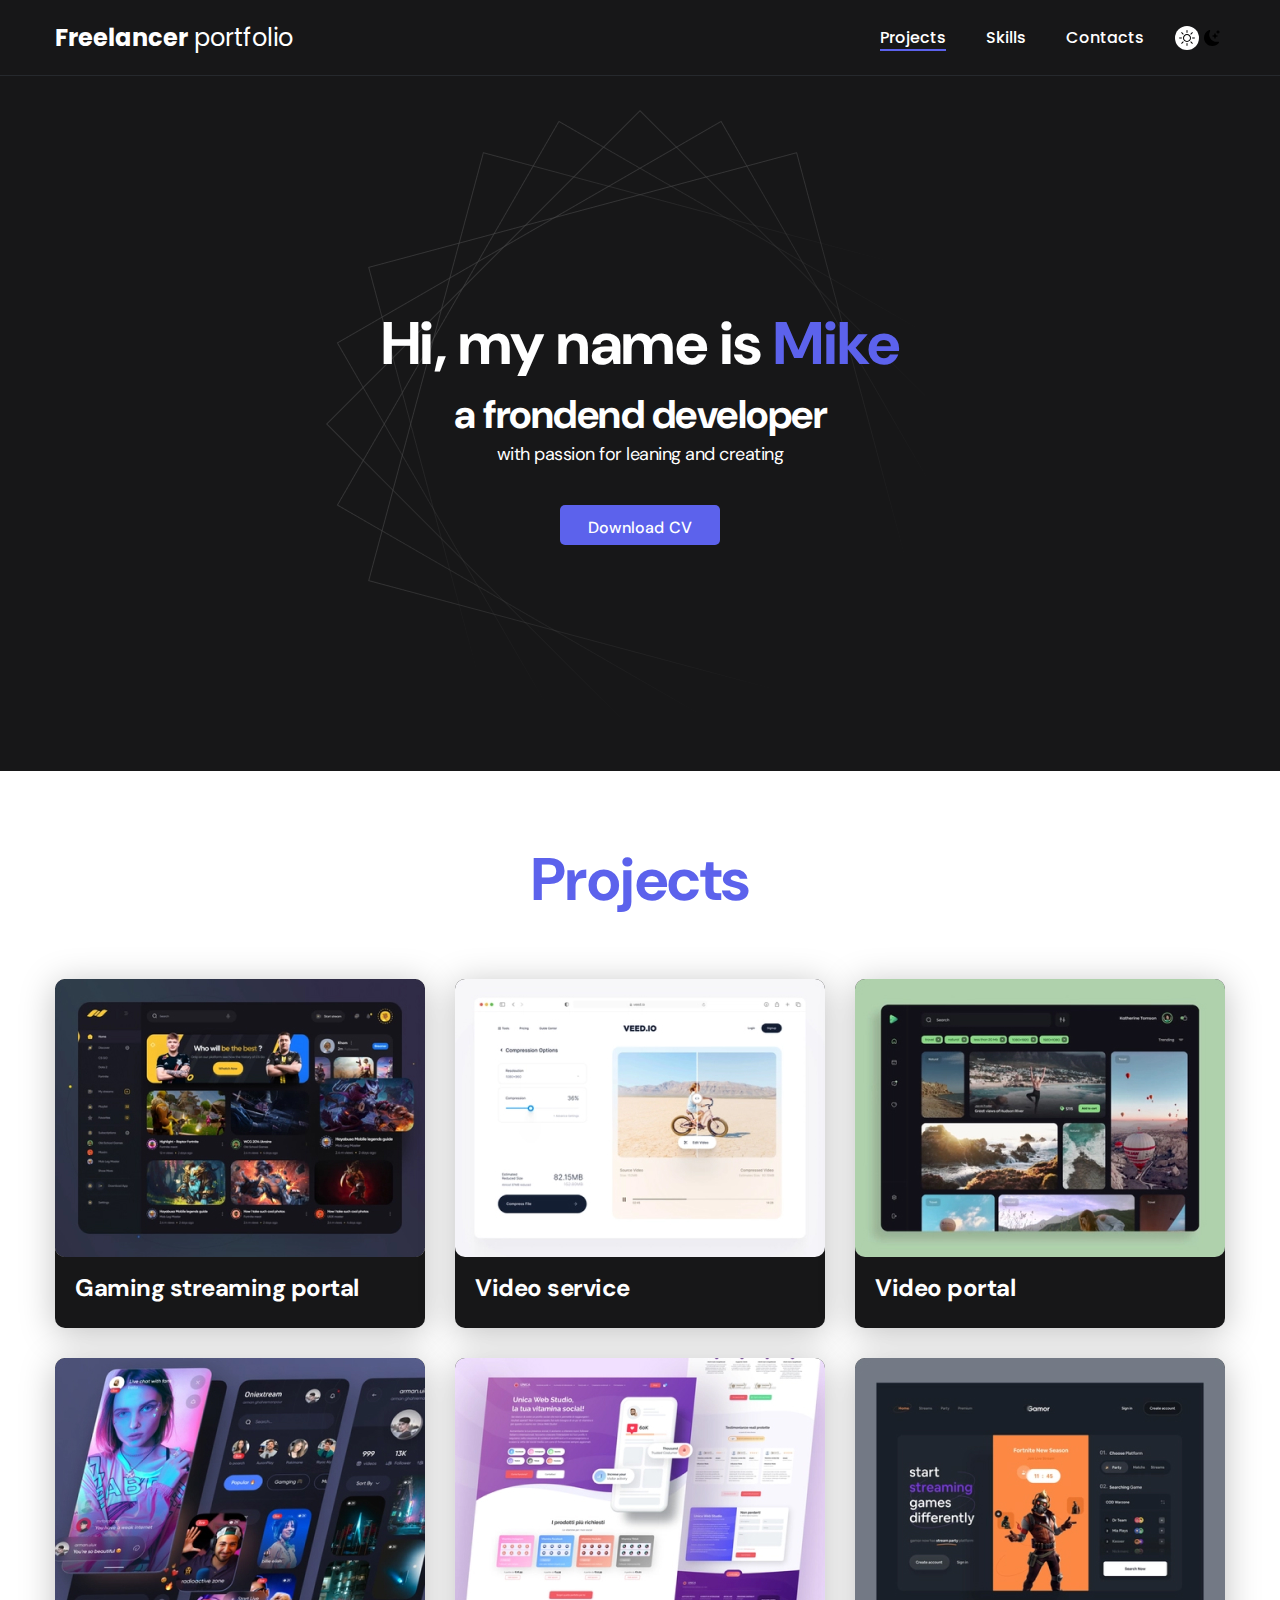
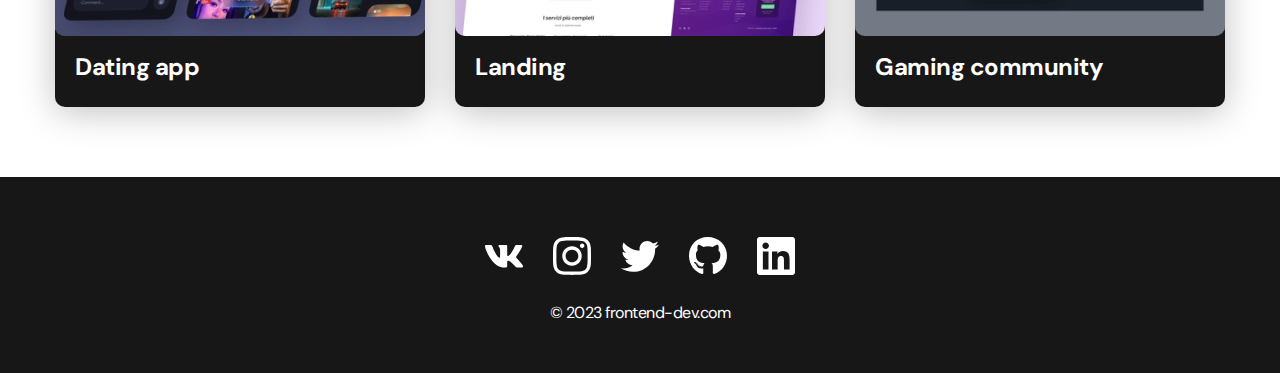
<file: index.html>
<!DOCTYPE html>
<html lang="en">
<head>
    <meta charset="UTF-8">
    <meta http-equiv="X-UA-Compatible" content="IE=edge">
    <meta name="viewport" content="width=device-width, initial-scale=1.0">
    <title>Freelancer portfolio</title>
    <link rel="stylesheet" href="./css/main.css">
</head>
<body>
    <nav class="nav">
        <div class="container">
            <div class="nav-row">
                <a href="./index.html" class="logo"><strong>Freelancer</strong> portfolio</a>
                
            <button class="dark-mode-btn">
                <img src="./img/icons/sun.svg" alt="Light mode" class="dark-mode-btn_icon">
                <img src="./img/icons/moon.svg" alt="Dark mode" class="dark-mode-btn_icon">
            <button>
                <ul class="nav-list">
                   <li class="nav-list__item"><a href="./index.html" class="nav-list__link nav-list__link--active">Projects</a></li>
                   <li class="nav-list__item"><a href="./skills.html" class="nav-list__link">Skills</a></li>
                   <li class="nav-list__item"><a href="./contacts.html" class="nav-list__link">Contacts</a></li>
                </ul>
            </div>
        </div>
    </nav>

    <header class="header">
            <div class="header__wrapper">
                <h1 class="header__title">
                    <strong>Hi, my name is <em>Mike</em></strong><br>
                    a frondend developer 
                </h1>
                <div class="header__text">
                    <p>with passion for leaning and creating</p>
                </div>
                <a href="#!" class="btn">Download CV</a>
            </div>
    </header>

    <main class="section">
        <div class="container">
            <h2 class="title-1">Projects</h2>
            <ul class="projects">
                <li class="project">
                    <a href="project-page1.html" class="project-page1.html">
                        <img src="./img/projects/01.jpg" alt="Project img" class="project__img">
                        <h3 class="project__title">Gaming streaming portal</h3>
                    </a>
                </li>
                <li class="project">
                    <a href="" class="project-page2.html">
                        <img src="./img/projects/02.jpg" alt="Project img" class="project__img">
                        <h3 class="project__title">Video service</h3>
                    </a>
                </li>
                <li class="project">
                    <a href="" class="project-page3.html">
                        <img src="./img/projects/03.jpg" alt="Project img" class="project__img">
                        <h3 class="project__title">Video portal</h3>
                    </a>
                </li>
                <li class="project">
                    <a href="" class="project-page4.html">
                        <img src="./img/projects/04.jpg" alt="Project img" class="project__img">
                        <h3 class="project__title">Dating app</h3>
                    </a>
                </li>
                <li class="project">
                    <a href="" class="project-page4.html">
                        <img src="./img/projects/05.jpg" alt="Project img" class="project__img">
                        <h3 class="project__title">Landing</h3>
                    </a>
                </li>
                <li class="project">
                    <a href="" class="project-page4.html">
                        <img src="./img/projects/06.jpg" alt="Project img" class="project__img">
                        <h3 class="project__title">Gaming community</h3>
                    </a>
                </li>
            </ul>
        </div>
    </main>

    <footer class="footer">
        <div class="container">
            <div class="footer__wrapper">
                <ul class="social">
                    <li class="social__item"><a href="#!"><img src="./img/icons/vk.svg" alt="link"></a></li>
                    <li class="social__item"><a href="#!"><img src="./img/icons/instagram.svg" alt="link"></a></li>
                    <li class="social__item"><a href="#!"><img src="./img/icons/twitter.svg" alt="link"></a></li>
                    <li class="social__item"><a href="#!"><img src="./img/icons/gitHub.svg" alt="link"></a></li>
                    <li class="social__item"><a href="#!"><img src="./img/icons/linkedIn.svg" alt="link"></a></li>
                </ul>
                <div class="copyright">
                    <p>© 2023 frontend-dev.com</p>
                </div>
            </div>
        </div>
    </footer>

    <script src="./js/main.js"></script>
</body>
</html>
</file>
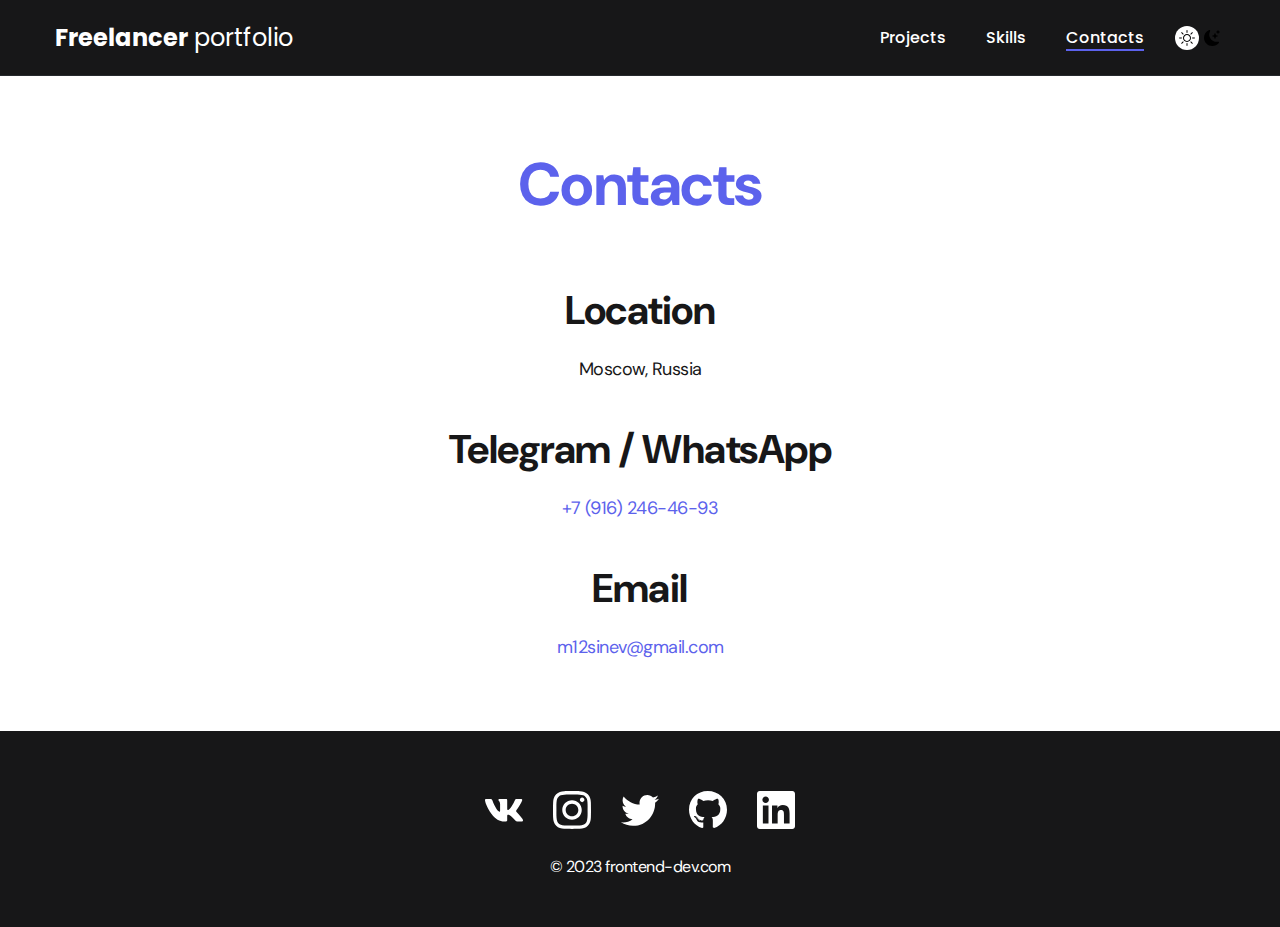
<file: contacts.html>
<!DOCTYPE html>
<html lang="en">
<head>
    <meta charset="UTF-8">
    <meta http-equiv="X-UA-Compatible" content="IE=edge">
    <meta name="viewport" content="width=device-width, initial-scale=1.0">
    <title>Freelancer portfolio</title>
    <link rel="stylesheet" href="./css/main.css">
</head>
<body>
    <nav class="nav">
        <div class="container">
            <div class="nav-row">
                <a href="./index.html" class="logo"><strong>Freelancer</strong> portfolio</a>

                <button class="dark-mode-btn">
                    <img src="./img/icons/sun.svg" alt="Light mode" class="dark-mode-btn_icon">
                    <img src="./img/icons/moon.svg" alt="Dark mode" class="dark-mode-btn_icon">
                <button>

                <ul class="nav-list">
                   <li class="nav-list__item"><a href="./index.html" class="nav-list__link">Projects</a></li>
                   <li class="nav-list__item"><a href="./skills.html" class="nav-list__link">Skills</a></li>
                   <li class="nav-list__item"><a href="./contacts.html" class="nav-list__link nav-list__link--active">Contacts</a></li>
                </ul>
            </div>
        </div>
    </nav>



    <main class="section">
        <div class="container">
                <h1 class="title-1">Contacts</h1>
                <ul class="content-list">
                    <li class="content-list__item">
                        <h2 class="title-2"> Location </h2>
                        <p>Moscow, Russia</p>
                    </li>
                    <li class="content-list__item">
                        <h2 class="title-2">Telegram / WhatsApp</h2>
                        <p><a href="tel:+79162464693">+7 (916) 246-46-93</a></p>
                    </li>
                    <li class="content-list__item">
                        <h2 class="title-2">Email</h2>
                        <p><a href="mailto:m12sinev@gmail.com">m12sinev@gmail.com</a></p>
                    </li>
                </ul>

        </div>
    </main>

    <footer class="footer">
        <div class="container">
            <div class="footer__wrapper">
                <ul class="social">
                    <li class="social__item"><a href="#!"><img src="./img/icons/vk.svg" alt="link"></a></li>
                    <li class="social__item"><a href="#!"><img src="./img/icons/instagram.svg" alt="link"></a></li>
                    <li class="social__item"><a href="#!"><img src="./img/icons/twitter.svg" alt="link"></a></li>
                    <li class="social__item"><a href="#!"><img src="./img/icons/gitHub.svg" alt="link"></a></li>
                    <li class="social__item"><a href="#!"><img src="./img/icons/linkedIn.svg" alt="link"></a></li>
                </ul>
                <div class="copyright">
                    <p>© 2023 frontend-dev.com</p>
                </div>
            </div>
        </div>
    </footer>

    <script src="./js/main.js"></script>

</body>
</html>
</file>
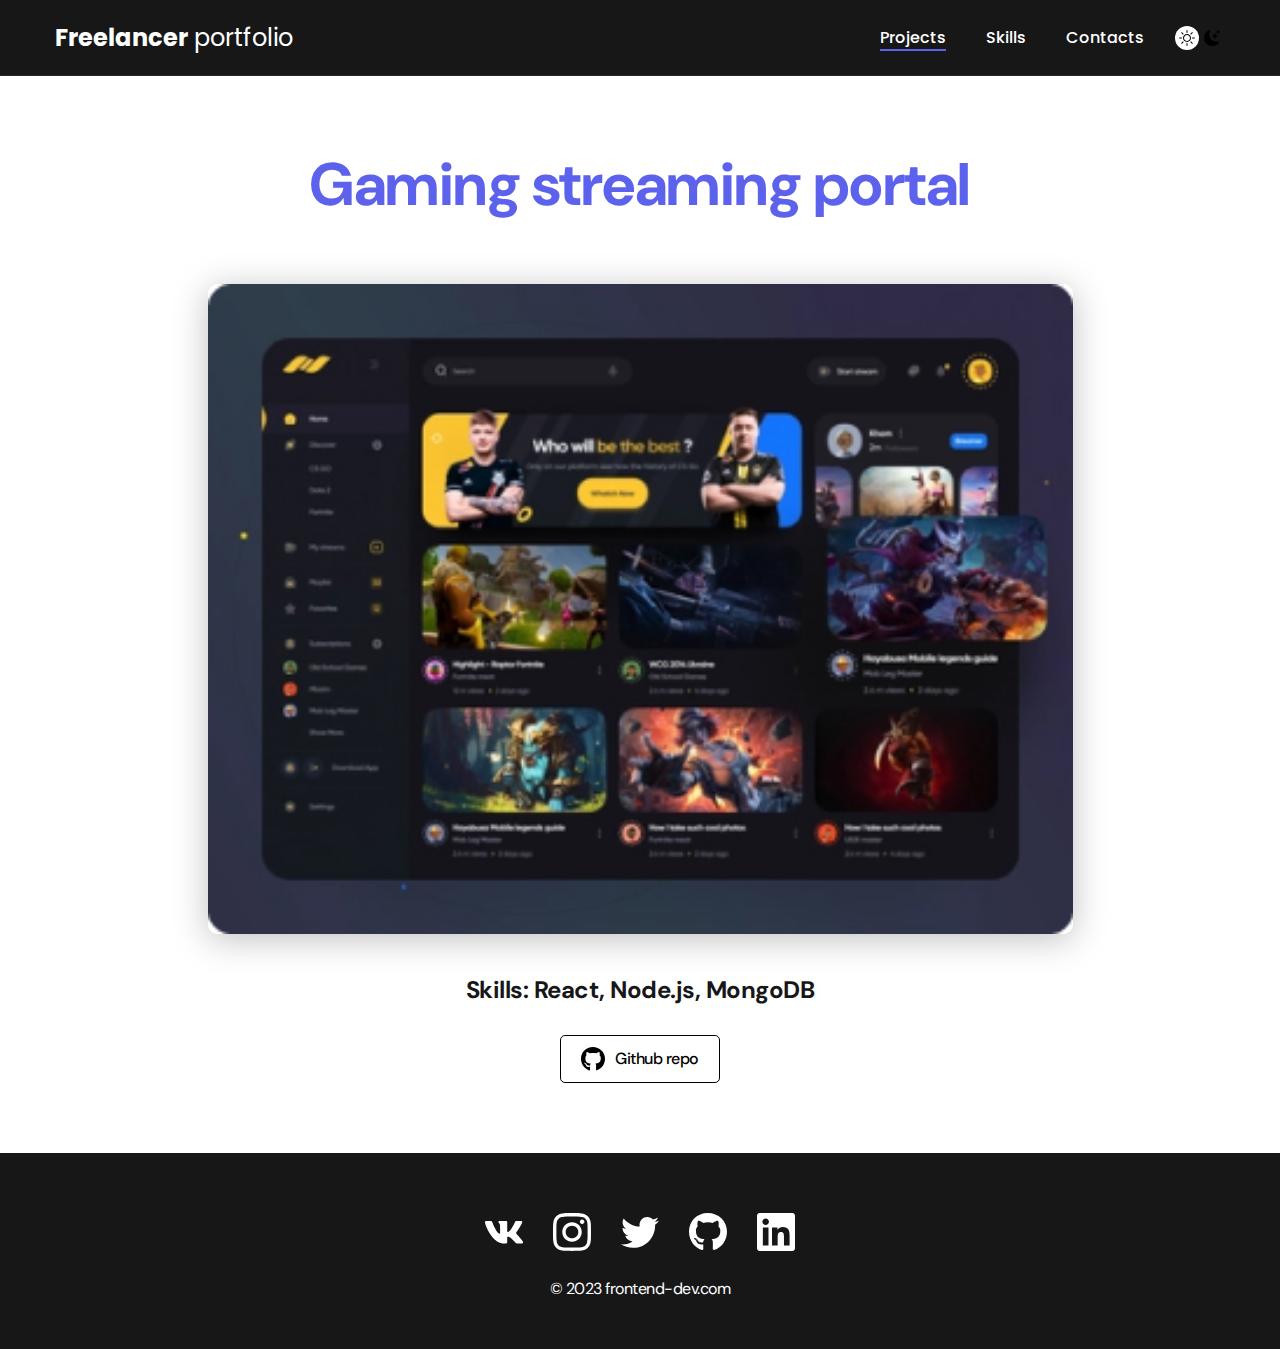
<file: project-page1.html>
<!DOCTYPE html>
<html lang="en">
<head>
    <meta charset="UTF-8">
    <meta http-equiv="X-UA-Compatible" content="IE=edge">
    <meta name="viewport" content="width=device-width, initial-scale=1.0">
    <title>Freelancer portfolio</title>
    <link rel="stylesheet" href="./css/main.css">
</head>
<body>
    <nav class="nav">
        <div class="container">
            <div class="nav-row">
                <a href="./index.html" class="logo"><strong>Freelancer</strong> portfolio</a>

                <button class="dark-mode-btn">
                    <img src="./img/icons/sun.svg" alt="Light mode" class="dark-mode-btn_icon">
                    <img src="./img/icons/moon.svg" alt="Dark mode" class="dark-mode-btn_icon">
                <button>

                <ul class="nav-list">
                   <li class="nav-list__item"><a href="./index.html" class="nav-list__link nav-list__link--active">Projects</a></li>
                   <li class="nav-list__item"><a href="./skills.html" class="nav-list__link">Skills</a></li>
                   <li class="nav-list__item"><a href="./contacts.html" class="nav-list__link">Contacts</a></li>
                </ul>
            </div>
        </div>
    </nav>



    <main class="section">
        <div class="container">
            <div class="project-details">
                <h1 class="title-1">Gaming streaming portal</h1>
        
                <img src="./img/projects/01.jpg" class="project-details__cover">


                <div class="project-details__desc">
                    <p">Skills: React, Node.js, MongoDB</p>
                </div>

                <a href="#!" class=" btn-outline">
                    <img src="./img/icons/gitHub-black.svg" alt="">
                    <p class="btn-text">Github repo</p>
                </a>
        

            </div>
        </div>
    </main>

    <footer class="footer">
        <div class="container">
            <div class="footer__wrapper">
                <ul class="social">
                    <li class="social__item"><a href="#!"><img src="./img/icons/vk.svg" alt="link"></a></li>
                    <li class="social__item"><a href="#!"><img src="./img/icons/instagram.svg" alt="link"></a></li>
                    <li class="social__item"><a href="#!"><img src="./img/icons/twitter.svg" alt="link"></a></li>
                    <li class="social__item"><a href="#!"><img src="./img/icons/gitHub.svg" alt="link"></a></li>
                    <li class="social__item"><a href="#!"><img src="./img/icons/linkedIn.svg" alt="link"></a></li>
                </ul>
                <div class="copyright">
                    <p>© 2023 frontend-dev.com</p>
                </div>
            </div>
        </div>
    </footer>

    <script src="./js/main.js"></script>

</body>
</html>
</file>
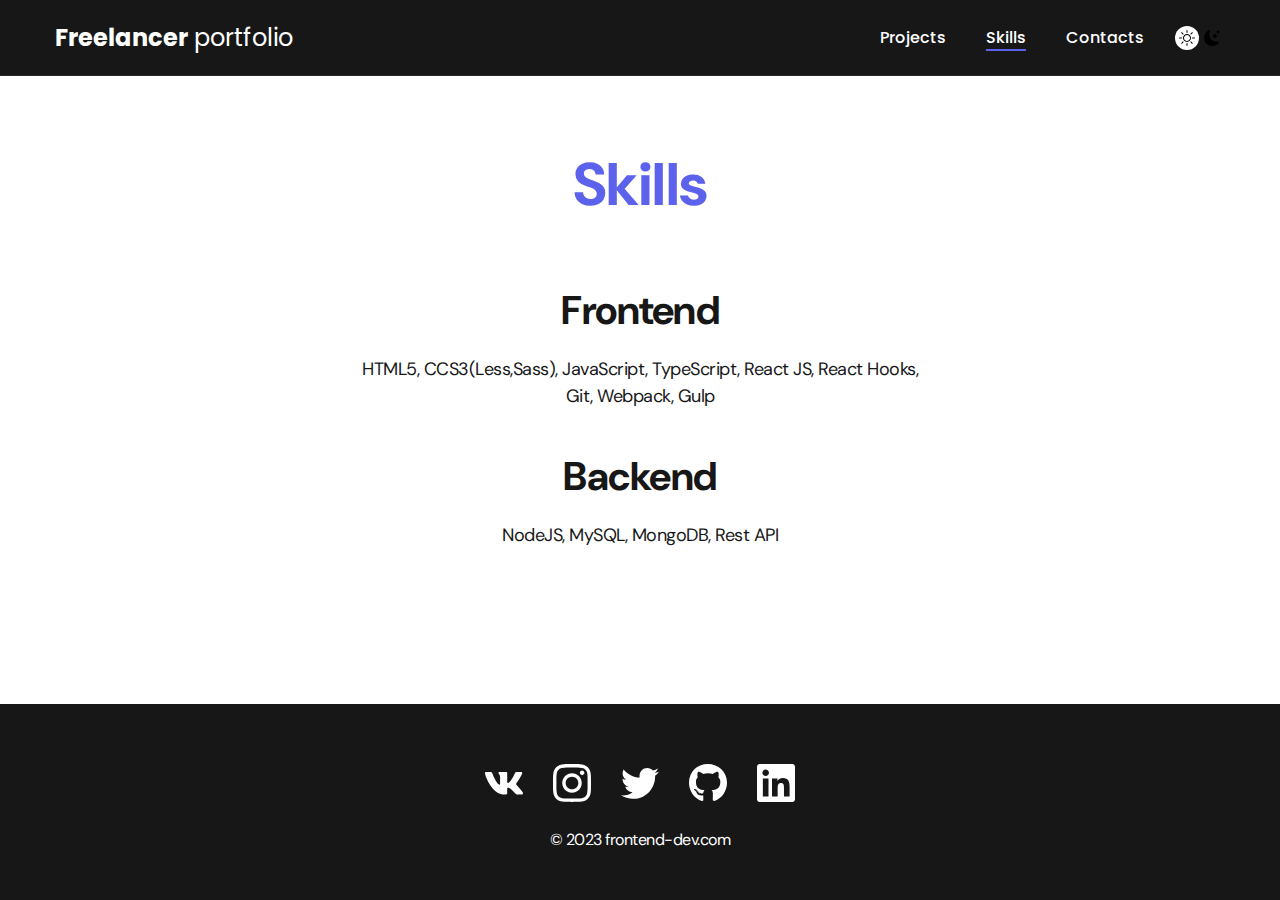
<file: skills.html>
<!DOCTYPE html>
<html lang="en">
<head>
    <meta charset="UTF-8">
    <meta http-equiv="X-UA-Compatible" content="IE=edge">
    <meta name="viewport" content="width=device-width, initial-scale=1.0">
    <title>Freelancer portfolio</title>
    <link rel="stylesheet" href="./css/main.css">
</head>
<body>
    <nav class="nav">
        <div class="container">
            <div class="nav-row">
                <a href="./index.html" class="logo"><strong>Freelancer</strong> portfolio</a>

                <button class="dark-mode-btn">
                    <img src="./img/icons/sun.svg" alt="Light mode" class="dark-mode-btn_icon">
                    <img src="./img/icons/moon.svg" alt="Dark mode" class="dark-mode-btn_icon">
                <button>
                    
                <ul class="nav-list">
                   <li class="nav-list__item"><a href="./index.html" class="nav-list__link">Projects</a></li>
                   <li class="nav-list__item"><a href="./skills.html" class="nav-list__link nav-list__link--active">Skills</a></li>
                   <li class="nav-list__item"><a href="./contacts.html" class="nav-list__link">Contacts</a></li>
                </ul>
            </div>
        </div>
    </nav>



    <main class="section">
        <div class="container">
                <h1 class="title-1">Skills</h1>
                <ul class="content-list">
                    <li class="content-list__item">
                        <h2 class="title-2">Frontend </h2>
                        <p>HTML5, CCS3(Less,Sass), JavaScript, TypeScript, React JS, React Hooks, Git, Webpack, Gulp</p>
                    </li>
                    <li class="content-list__item">
                        <h2 class="title-2">Backend</h2>
                        <p>NodeJS, MySQL, MongoDB, Rest API</p>
                    </li>
                </ul>

        </div>
    </main>

    <footer class="footer">
        <div class="container">
            <div class="footer__wrapper">
                <ul class="social">
                    <li class="social__item"><a href="#!"><img src="./img/icons/vk.svg" alt="link"></a></li>
                    <li class="social__item"><a href="#!"><img src="./img/icons/instagram.svg" alt="link"></a></li>
                    <li class="social__item"><a href="#!"><img src="./img/icons/twitter.svg" alt="link"></a></li>
                    <li class="social__item"><a href="#!"><img src="./img/icons/gitHub.svg" alt="link"></a></li>
                    <li class="social__item"><a href="#!"><img src="./img/icons/linkedIn.svg" alt="link"></a></li>
                </ul>
                <div class="copyright">
                    <p>© 2023 frontend-dev.com</p>
                </div>
            </div>
        </div>
    </footer>


    <script src="./js/main.js"></script>

</body>
</html>
</file>
<file: css/main.css>
@import "./reset.css"; 
@import url('https://fonts.googleapis.com/css2?family=DM+Sans:wght@400;500;700&family=Poppins:wght@400;500;700&display=swap');

/*
font-family: 'DM Sans', sans-serif;
font-family: 'Poppins', sans-serif;
*/

 :root{
    --black: #171718;
    --black-border: #26292D;
    --white: #fff;
    --purple: #5c62ec;

    --text-color: var(--black);
    --dark-bg: var(--black);
    --dark-border: var(--black-border);
    --header-text: var(--white);
    --accent: var(--purple);

    /* Light mode */
    --page-bg: var(--white);
    --text-color: var(--black);

    --title-1: var(--accent);

    --project-card-bg: var(--black);
    --project-card-text: var(--white);
    --box-shadow: 0px 5px 35px rgba(0, 0, 0, 0.25);

}

 .dark{
    /* Dark mode */
    --page-bg: #252526;
    --text-color: var(--white);

    --title-1: var(--white);

    --project-card-bg: var(--black);
    --project-card-text: var(--white);
    --box-shadow: 0px 5px 35px rgba(0, 0, 0, 0.8);
 }


 html,body{
    font-family: 'DM Sans', sans-serif;
    letter-spacing: -0.5px;
    min-height: 100vh;
    display:flex;
    flex-direction: column;

    /* color mode */
    background-color: var(--page-bg);
    color:var(--text-color);
}

/* container */

 .container{
    margin: 0 auto;
    padding: 0 15px;
    max-width: 1200px;
}

/* Nav */

 nav{
    padding: 20px 0;
    border-bottom: 1px solid var(--dark-border);
    background-color: var(--dark-bg);
    color: var(--header-text);
    letter-spacing: normal;
}

 .nav-row{
    display: flex;
    justify-content: flex-end;
    align-items: center;
    column-gap: 30px;
    row-gap: 20px;
    flex-wrap: wrap;

}

 .logo{
    margin-right: auto;
    color:var(--header-text);
    font-size: 24px;
    font-family:'Poppins', sans-serif;
}

 .logo strong{
    font-weight: 700;
}

 .nav-list { 
    display: flex;
    align-items: center;
    flex-wrap: wrap;
    row-gap: 10px;
    column-gap: 40px;
    font-size: 16px;
    font-weight: 500;
    font-family: 'Poppins', sans-serif;
}

 .nav-list__link { 
    color:var(--header-text);
    transition: opacity 0.2s ease-in;
}

 .nav-list__link:hover { 
    opacity: 0.8;
}

 .nav-list__link--active {
    position: relative;
}

 .nav-list__link--active::before {
    content: "";


    position: absolute;
    left: 0;
    top: 100%;


    display: block;
    height: 2px;
    width: 100%;
    background-color: var(--accent);
}

 .header { 
    padding: 40px 0;
    min-height: 695px;

    display: flex;
    justify-content: center;
    align-items: center;
 

    background-color: var(--dark-bg);
    background-image: url('./../img/header-bg.png');
    background-repeat: no-repeat;
    background-size: auto;
    background-position: center center;


    color: var(--header-text);
    text-align: center;
    }

 .header__wrapper { 
    padding: 0 15px;
    max-width: 630px;
}
 .header__title { 
    font-size: 40px;
    font-weight: 700;
    line-height: 1.4;
}

 .header__title strong {
    font-size: 60px;
    font-weight: 700; 

}

 .header__title em {
    font-style: normal;
    color:var(--accent);

}

 .header__text {
    margin-bottom: 40px;
    font-size: 18px;
    line-height: 1.333;
 }

 .header__text p + p {
    margin-top: 0.5em;
 }

 .btn {
    display: inline-block;
    height: 40px;
    padding: 12px 28px;
    border-radius: 5px;
    background-color: var(--accent);
    color: var(--white);
    letter-spacing: 0.15px;
    font-size: 16px;
    font-weight: 500;

    transition: opacity 0.2s ease-in;
 }

 .btn:hover {
    opacity: 0.8;
 }


 .btn:active {
    position: relative;
    top: 1px;

 }

 /* btn-outline */

 .btn-outline{
    display: flex;
    column-gap: 10px;
    align-items: center;

    height:48px;
    padding:12px 20px;
    background-color: var(--white)  ;
    border-radius:5px;
    border: 1px solid #000;

    color:#000;

    transition: opacity 0.2s ease-in;
 }

 .btn-outline:hover{
    opacity: 0.8;  
 }

 .btn-outline:active{
    position: relative;
    top: 1px;
 }

 /* prohect-pets */
 .project-details{
    max-width: 865px;
    margin: 0 auto;
    display: flex;
    flex-direction: column;
    align-items: center;
    text-align: center;
 }

 .project-details__cover{
    max-width: 100%;
    height: 650px;
    margin-bottom: 40px;
    box-shadow: 0px 5px 35px rgba(0, 0, 0, 0.25);
    border-radius: 10px;
 }

 .project-details__desc{
    margin-bottom: 30px;
    font-weight: 700;
    font-size: 24px;
    line-height: 1.3;
 }

 .btn-text{
    font-weight: 500;
    font-size: 16px;
    line-height: 24px;

 }

 /* Projects */

 .section {
    padding: 70px 0;
  }
 
  
 .title-1 {
    margin-bottom: 60px;
    font-size: 60px;
    font-weight: 700;
    line-height: 1.3;
    color:var(--title-1);
    text-align: center;
  }

 .projects {
    display: flex;
    flex-wrap: wrap;
    column-gap: 30px;
    row-gap: 30px;
    justify-content: center;
  }

 .project{
    max-width: 370px;
    background-color: var(--project-card-bg);
    box-shadow: 0px 5px 35px rgba(0, 0, 0, 0.25);
    border-radius: 10px;
  }


 .project__img {
    border-radius: 10px;
  }


 .project__title {
    padding: 15px 20px 25px;
    font-weight: 700;
    font-size: 24px;
    line-height: 1.3;
    color: var(--project-card-text);
  }

/* Content list */
 .title-2{
    font-size: 40px;
    margin-bottom: 20px;
    font-weight: 700;
    line-height: 1.3;
}


 .content-list{
    margin: 0 auto;
    max-width: 570px;
    display: flex;
    flex-direction: column;
    align-items: center;
    row-gap: 40px;
    text-align: center;
    }
 .content-list__item{
    font-size:18px;
    line-height:1.5;
    }

 .content-list a{
    color:var(--accent);
 }

 .content-list__item p+p{
    margin-top: 0.5px;
 }

  /* footer */

 .footer{
    margin-top: auto;
    padding: 60px 0 50px;
    background-color: var(--dark-bg);
    color: var(--header-text);
  }

 .footer__wrapper{
    display: flex;
    flex-direction: column;
    align-items: center;
    row-gap: 27px;
  }


 .social{
    display: flex;
    column-gap: 30px;
    align-items: center;
  }


 .copyright{
    font-size: 16px;
  }


  .dark-mode-btn {
    order: 9;

    position: relative;
    display: flex;
    justify-content: space-between;

    width: 51px;
    height: 26px;
    padding: 5px;

    border-radius: 50px;
    border-color: #272727
 }


 .dark-mode-btn::before {
    content: "";

    position: absolute;
    top: 1px;
    left: 1px;

    display: block;
    width: 24px;
    height: 24px;
    
    border-radius: 50%;
    background-color: var(--white);

    transition:left 0.2s ease-in;
 }


 .dark-mode-btn--active::before {
    left: 26px;
 }

 .dark-mode-btn_icon {
    position: relative;
    z-index: 9;
 }
  

 @media (max-width: 620px) {


    .header{
        min-height: unset;
    }

    .header__title {
        font-size: 30px;
    }


    .header__title strong{
        font-size: 40px;
    }

    .nav-row {
        justify-content: space-between;
    }

    .dark-mode-btn {
        order: 0;
    }


    .section{
        padding: 40px 0; 
    }


    .title-1 {
        margin-bottom: 30px;
        font-size: 40px;
    }


    .title-2{
        margin-bottom: 10px;
        font-size: 30px;
    }


    .project__title{
        font-size: 22px;
    }


    .project-details__desc{
        margin-bottom: 20px;
        font-size: 22px;
    }
    footer{
        padding: 40px 0 30px;
    }


    .footer__wrapper{
        row-gap: 20px;
    }

    .social{
        column-gap: 20px;
    }


    .social__item{
        width: 28px;
    }


    .content-list{
        row-gap: 20px;
    }


    .content-list__item{
         font-size: 16px;
    }
}
</file>
